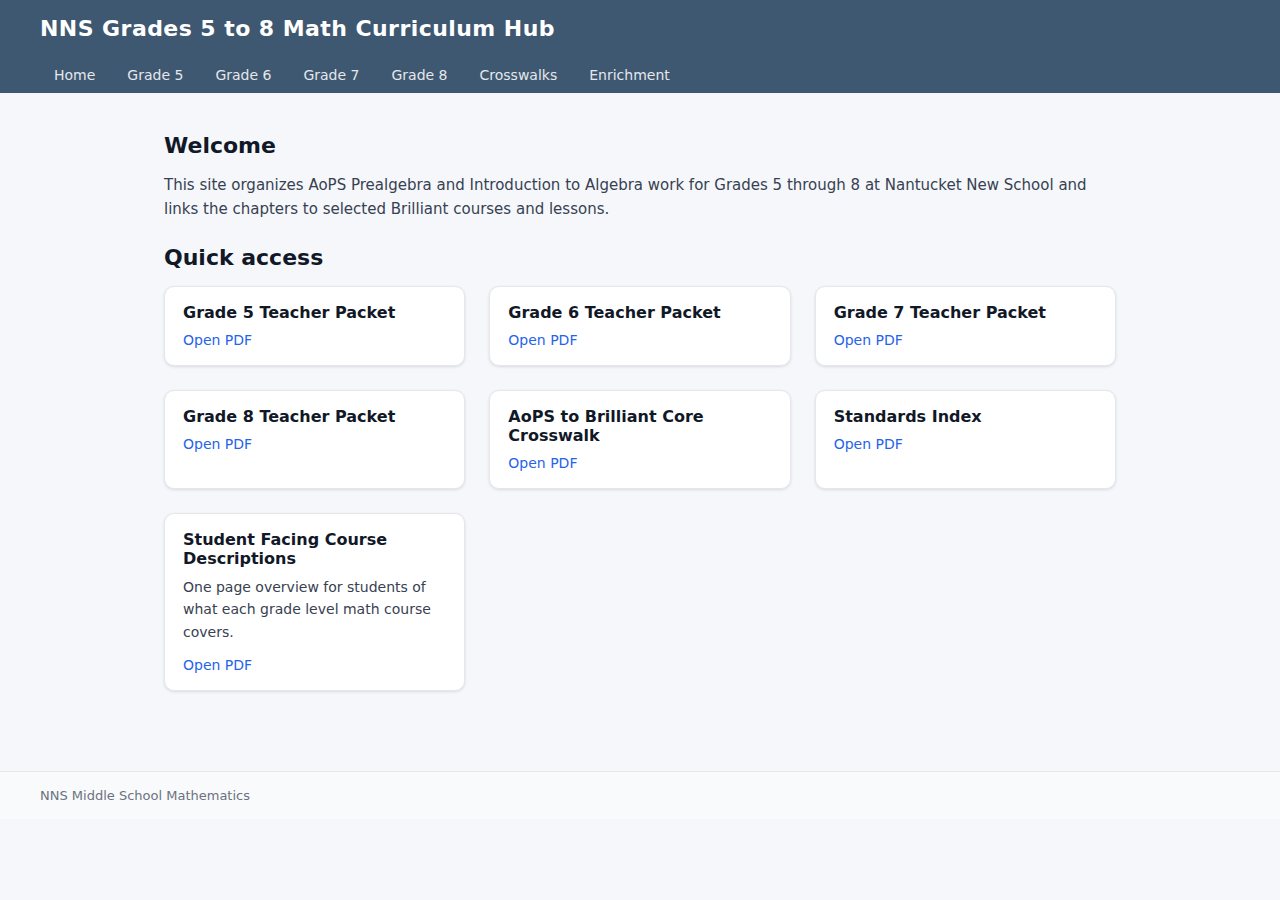
<file: index.html>
<!DOCTYPE html>
<html lang="en">
<head>
  <meta charset="UTF-8">
  <title>NNS AoPS and Brilliant Curriculum Hub</title>
  <link rel="stylesheet" href="css/style.css">
</head>
<body>
  <header>
    <h1>NNS Grades 5 to 8 Math Curriculum Hub</h1>
  </header>

  <nav>
    <ul>
      <li><a href="index.html">Home</a></li>
      <li><a href="grade5.html">Grade 5</a></li>
      <li><a href="grade6.html">Grade 6</a></li>
      <li><a href="grade7.html">Grade 7</a></li>
      <li><a href="grade8.html">Grade 8</a></li>
      <li><a href="crosswalks.html">Crosswalks</a></li>
      <li><a href="enrichment.html">Enrichment</a></li>
    </ul>
  </nav>

  <main>
    <h2>Welcome</h2>
    <p>
      This site organizes AoPS Prealgebra and Introduction to Algebra work for Grades 5
      through 8 at Nantucket New School and links the chapters to selected Brilliant
      courses and lessons.
    </p>

    <h2>Quick access</h2>
    <div class="card-grid">

      <div class="card">
        <h3>Grade 5 Teacher Packet</h3>
        <a href="pdf/Grade_5_Teacher_Packet.pdf" target="_blank" rel="noopener noreferrer">Open PDF</a>
      </div>

      <div class="card">
        <h3>Grade 6 Teacher Packet</h3>
        <a href="pdf/Grade_6_Teacher_Packet.pdf" target="_blank" rel="noopener noreferrer">Open PDF</a>
      </div>

      <div class="card">
        <h3>Grade 7 Teacher Packet</h3>
        <a href="pdf/Grade_7_Teacher_Packet.pdf" target="_blank" rel="noopener noreferrer">Open PDF</a>
      </div>

      <div class="card">
        <h3>Grade 8 Teacher Packet</h3>
        <a href="pdf/Grade_8_Teacher_Packet.pdf" target="_blank" rel="noopener noreferrer">Open PDF</a>
      </div>

      <div class="card">
        <h3>AoPS to Brilliant Core Crosswalk</h3>
        <a href="pdf/AoPS___Brilliant_Core_Crosswalk.pdf" target="_blank" rel="noopener noreferrer">Open PDF</a>
      </div>

      <div class="card">
        <h3>Standards Index</h3>
        <a href="pdf/Standards_Index.pdf" target="_blank" rel="noopener noreferrer">Open PDF</a>
      </div>

      <div class="card">
        <h3>Student Facing Course Descriptions</h3>
        <p>One page overview for students of what each grade level math course covers.</p>
        <a href="pdf/Student_Facing_Course_Descriptions.pdf" target="_blank" rel="noopener noreferrer">
          Open PDF
        </a>
      </div>

    </div>
  </main>

  <footer>
    NNS Middle School Mathematics
  </footer>
</body>
</html>
</file>
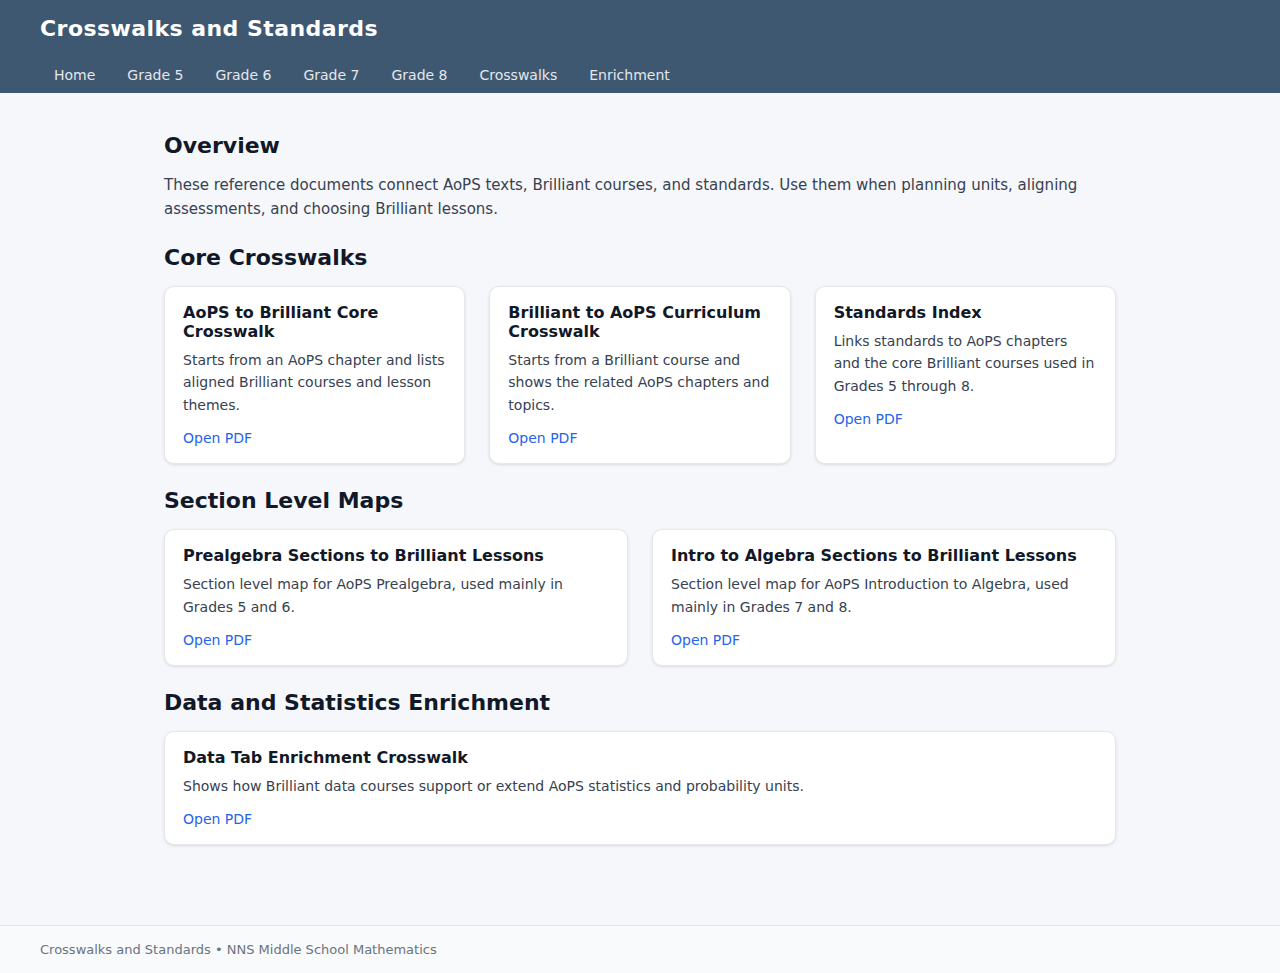
<file: crosswalks.html>
<!DOCTYPE html>
<html lang="en">
<head>
  <meta charset="UTF-8">
  <title>Crosswalks and Standards • NNS AoPS and Brilliant</title>
  <link rel="stylesheet" href="css/style.css">
</head>
<body>
  <header>
    <h1>Crosswalks and Standards</h1>
  </header>

  <nav>
    <ul>
      <li><a href="index.html">Home</a></li>
      <li><a href="grade5.html">Grade 5</a></li>
      <li><a href="grade6.html">Grade 6</a></li>
      <li><a href="grade7.html">Grade 7</a></li>
      <li><a href="grade8.html">Grade 8</a></li>
      <li><a href="crosswalks.html">Crosswalks</a></li>
      <li><a href="enrichment.html">Enrichment</a></li>
    </ul>
  </nav>

  <main>
    <h2>Overview</h2>
    <p>
      These reference documents connect AoPS texts, Brilliant courses, and standards.
      Use them when planning units, aligning assessments, and choosing Brilliant lessons.
    </p>

    <h2>Core Crosswalks</h2>
    <div class="card-grid">
      <div class="card">
        <h3>AoPS to Brilliant Core Crosswalk</h3>
        <p>Starts from an AoPS chapter and lists aligned Brilliant courses and lesson themes.</p>
        <a href="pdf/AoPS___Brilliant_Core_Crosswalk.pdf">Open PDF</a>
      </div>

      <div class="card">
        <h3>Brilliant to AoPS Curriculum Crosswalk</h3>
        <p>Starts from a Brilliant course and shows the related AoPS chapters and topics.</p>
        <a href="pdf/Brilliant___AoPS_Curriculum_Crosswalk.pdf">Open PDF</a>
      </div>

      <div class="card">
        <h3>Standards Index</h3>
        <p>Links standards to AoPS chapters and the core Brilliant courses used in Grades 5 through 8.</p>
        <a href="pdf/Standards_Index.pdf">Open PDF</a>
      </div>
    </div>

    <h2>Section Level Maps</h2>
    <div class="card-grid">
      <div class="card">
        <h3>Prealgebra Sections to Brilliant Lessons</h3>
        <p>Section level map for AoPS Prealgebra, used mainly in Grades 5 and 6.</p>
        <a href="pdf/AoPS_Prealgebra_section_to_Brilliant_lessons.pdf">Open PDF</a>
      </div>

      <div class="card">
        <h3>Intro to Algebra Sections to Brilliant Lessons</h3>
        <p>Section level map for AoPS Introduction to Algebra, used mainly in Grades 7 and 8.</p>
        <a href="pdf/AoPS_Introduction_to_Algebra_section_to_Brilliant_lessons.pdf">Open PDF</a>
      </div>
    </div>

    <h2>Data and Statistics Enrichment</h2>
    <div class="card-grid">
      <div class="card">
        <h3>Data Tab Enrichment Crosswalk</h3>
        <p>Shows how Brilliant data courses support or extend AoPS statistics and probability units.</p>
        <a href="pdf/Brilliant_Data_Tab___AoPS_Enrichment_Crosswalk.pdf">Open PDF</a>
      </div>
    </div>
  </main>

  <footer>
    Crosswalks and Standards • NNS Middle School Mathematics
  </footer>
</body>
</html>
</file>
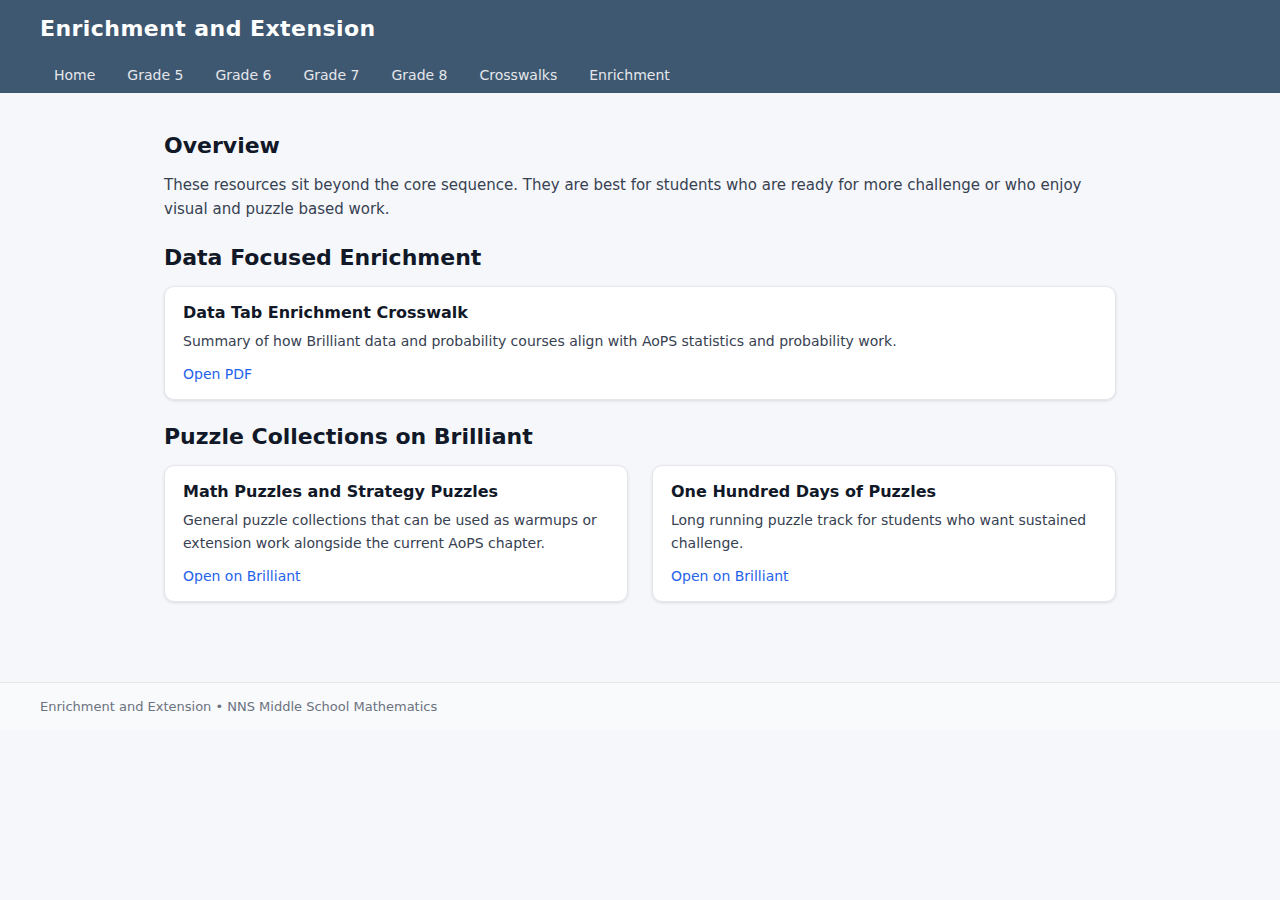
<file: enrichment.html>
<!DOCTYPE html>
<html lang="en">
<head>
  <meta charset="UTF-8">
  <title>Enrichment • NNS AoPS and Brilliant</title>
  <link rel="stylesheet" href="css/style.css">
</head>
<body>
  <header>
    <h1>Enrichment and Extension</h1>
  </header>

  <nav>
    <ul>
      <li><a href="index.html">Home</a></li>
      <li><a href="grade5.html">Grade 5</a></li>
      <li><a href="grade6.html">Grade 6</a></li>
      <li><a href="grade7.html">Grade 7</a></li>
      <li><a href="grade8.html">Grade 8</a></li>
      <li><a href="crosswalks.html">Crosswalks</a></li>
      <li><a href="enrichment.html">Enrichment</a></li>
    </ul>
  </nav>

  <main>
    <h2>Overview</h2>
    <p>
      These resources sit beyond the core sequence. They are best for students who
      are ready for more challenge or who enjoy visual and puzzle based work.
    </p>

    <h2>Data Focused Enrichment</h2>
    <div class="card-grid">
      <div class="card">
        <h3>Data Tab Enrichment Crosswalk</h3>
        <p>
          Summary of how Brilliant data and probability courses align with AoPS
          statistics and probability work.
        </p>
        <a href="pdf/Brilliant_Data_Tab___AoPS_Enrichment_Crosswalk.pdf"
           target="_blank" rel="noopener noreferrer">
          Open PDF
        </a>
      </div>
    </div>

    <h2>Puzzle Collections on Brilliant</h2>
    <div class="card-grid">
      <div class="card">
        <h3>Math Puzzles and Strategy Puzzles</h3>
        <p>
          General puzzle collections that can be used as warmups or extension
          work alongside the current AoPS chapter.
        </p>
        <a href="https://brilliant.org" target="_blank" rel="noopener noreferrer">
          Open on Brilliant
        </a>
      </div>

      <div class="card">
        <h3>One Hundred Days of Puzzles</h3>
        <p>
          Long running puzzle track for students who want sustained challenge.
        </p>
        <a href="https://brilliant.org" target="_blank" rel="noopener noreferrer">
          Open on Brilliant
        </a>
      </div>
    </div>
  </main>

  <footer>
    Enrichment and Extension • NNS Middle School Mathematics
  </footer>
</body>
</html>
</file>
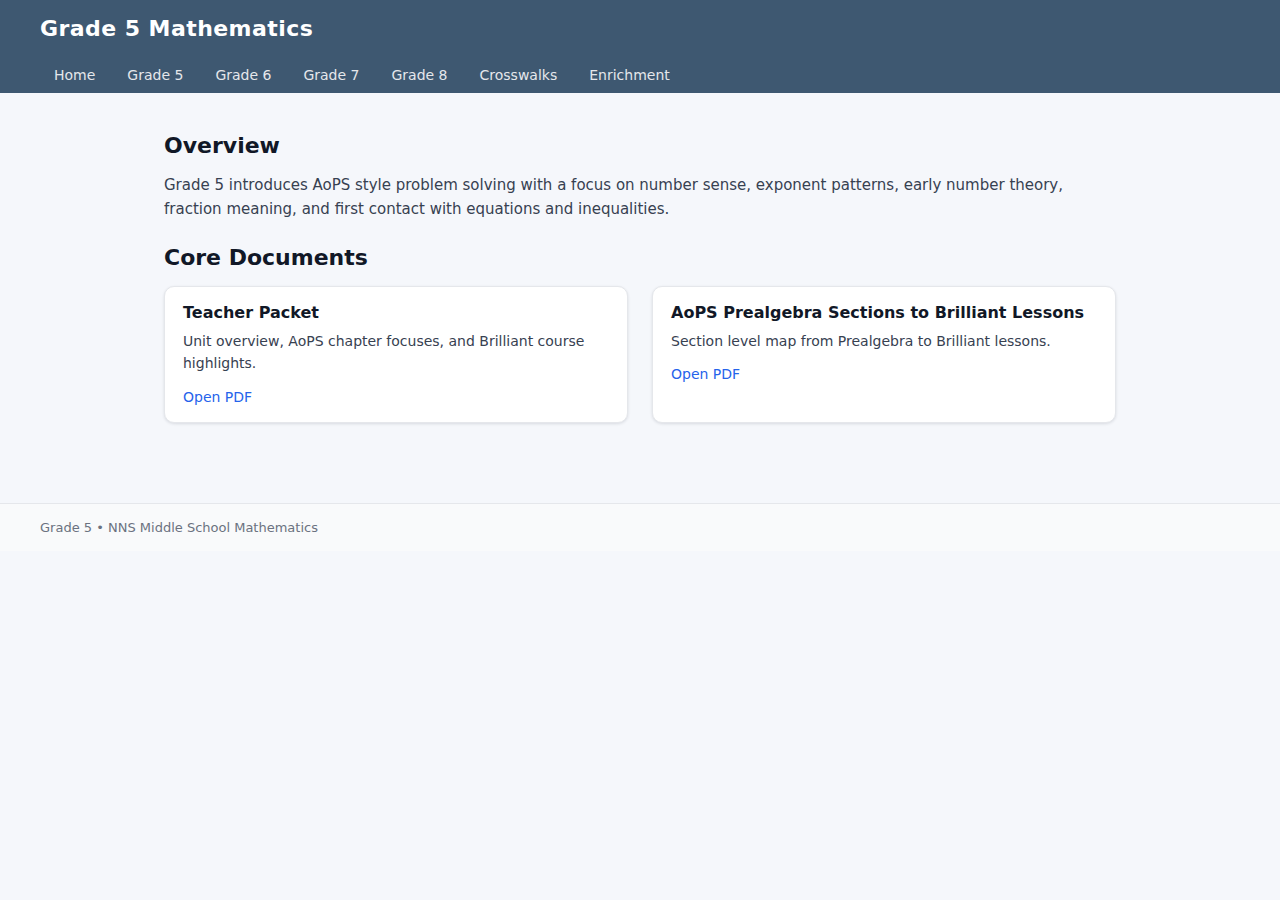
<file: grade5.html>
<!DOCTYPE html>
<html lang="en">
<head>
  <meta charset="UTF-8">
  <title>Grade 5 Math • NNS AoPS and Brilliant</title>
  <link rel="stylesheet" href="css/style.css">
</head>
<body>
  <header>
    <h1>Grade 5 Mathematics</h1>
  </header>

  <nav>
    <ul>
      <li><a href="index.html">Home</a></li>
      <li><a href="grade5.html">Grade 5</a></li>
      <li><a href="grade6.html">Grade 6</a></li>
      <li><a href="grade7.html">Grade 7</a></li>
      <li><a href="grade8.html">Grade 8</a></li>
      <li><a href="crosswalks.html">Crosswalks</a></li>
      <li><a href="enrichment.html">Enrichment</a></li>
    </ul>
  </nav>

  <main>
    <h2>Overview</h2>
    <p>
      Grade 5 introduces AoPS style problem solving with a focus on number sense,
      exponent patterns, early number theory, fraction meaning, and first contact
      with equations and inequalities.
    </p>

    <h2>Core Documents</h2>
    <div class="card-grid">
      <div class="card">
        <h3>Teacher Packet</h3>
        <p>Unit overview, AoPS chapter focuses, and Brilliant course highlights.</p>
        <a href="pdf/Grade_5_Teacher_Packet.pdf">Open PDF</a>
      </div>
      <div class="card">
        <h3>AoPS Prealgebra Sections to Brilliant Lessons</h3>
        <p>Section level map from Prealgebra to Brilliant lessons.</p>
        <a href="pdf/Prealgebra_Sections_to_Brilliant.pdf">Open PDF</a>
      </div>
    </div>
  </main>

  <footer>
    Grade 5 • NNS Middle School Mathematics
  </footer>
</body>
</html>
</file>
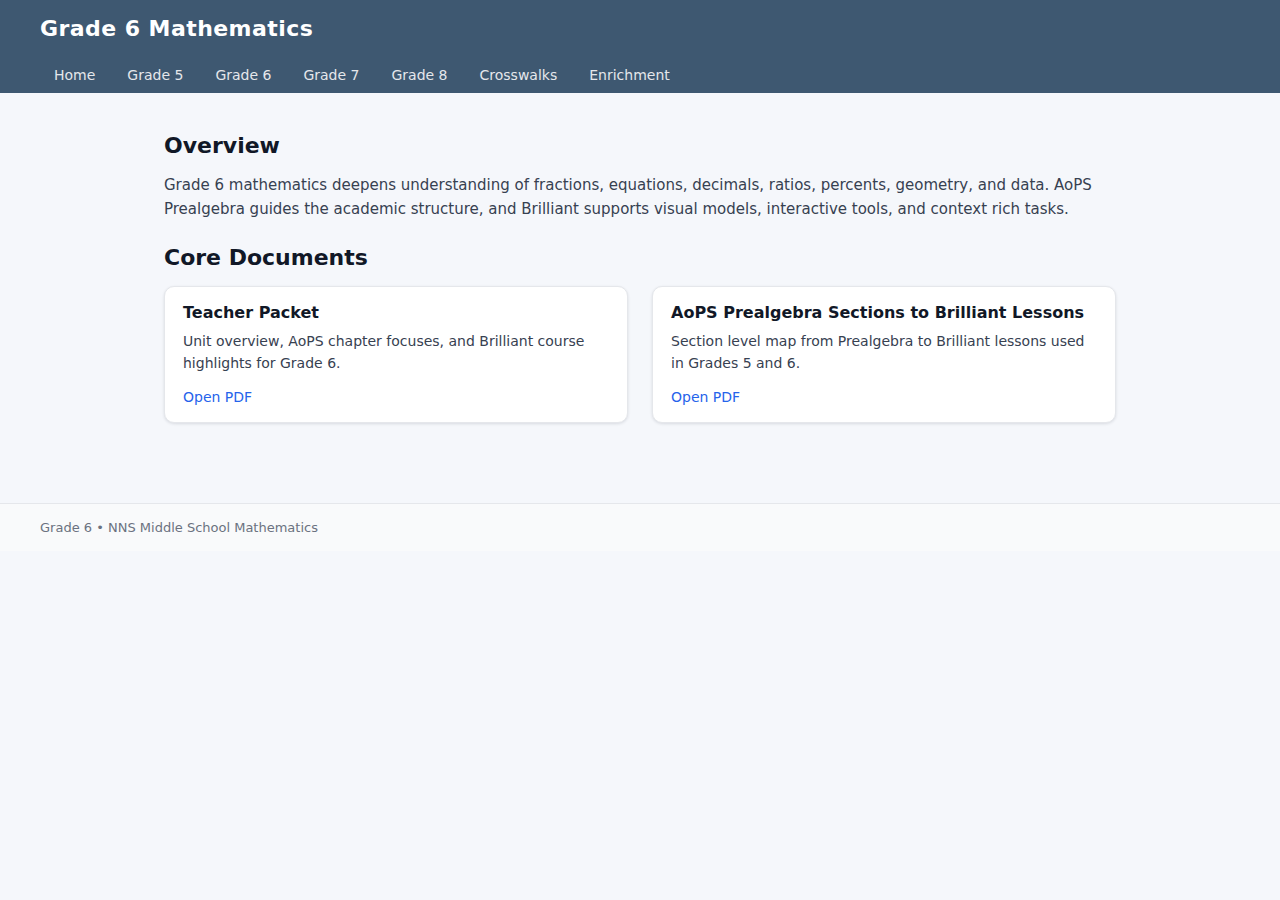
<file: grade6.html>
<!DOCTYPE html>
<html lang="en">
<head>
  <meta charset="UTF-8">
  <title>Grade 6 Math • NNS AoPS and Brilliant</title>
  <link rel="stylesheet" href="css/style.css">
</head>
<body>
  <header>
    <h1>Grade 6 Mathematics</h1>
  </header>

  <nav>
    <ul>
      <li><a href="index.html">Home</a></li>
      <li><a href="grade5.html">Grade 5</a></li>
      <li><a href="grade6.html">Grade 6</a></li>
      <li><a href="grade7.html">Grade 7</a></li>
      <li><a href="grade8.html">Grade 8</a></li>
      <li><a href="crosswalks.html">Crosswalks</a></li>
      <li><a href="enrichment.html">Enrichment</a></li>
    </ul>
  </nav>

  <main>
    <h2>Overview</h2>
    <p>
      Grade 6 mathematics deepens understanding of fractions, equations, decimals,
      ratios, percents, geometry, and data. AoPS Prealgebra guides the academic
      structure, and Brilliant supports visual models, interactive tools, and
      context rich tasks.
    </p>

    <h2>Core Documents</h2>
    <div class="card-grid">
      <div class="card">
        <h3>Teacher Packet</h3>
        <p>Unit overview, AoPS chapter focuses, and Brilliant course highlights for Grade 6.</p>
        <a href="pdf/Grade_6_Teacher_Packet.pdf">Open PDF</a>
      </div>
      <div class="card">
        <h3>AoPS Prealgebra Sections to Brilliant Lessons</h3>
        <p>Section level map from Prealgebra to Brilliant lessons used in Grades 5 and 6.</p>
        <a href="pdf/Prealgebra_Sections_to_Brilliant.pdf">Open PDF</a>
      </div>
    </div>
  </main>

  <footer>
    Grade 6 • NNS Middle School Mathematics
  </footer>
</body>
</html>
</file>
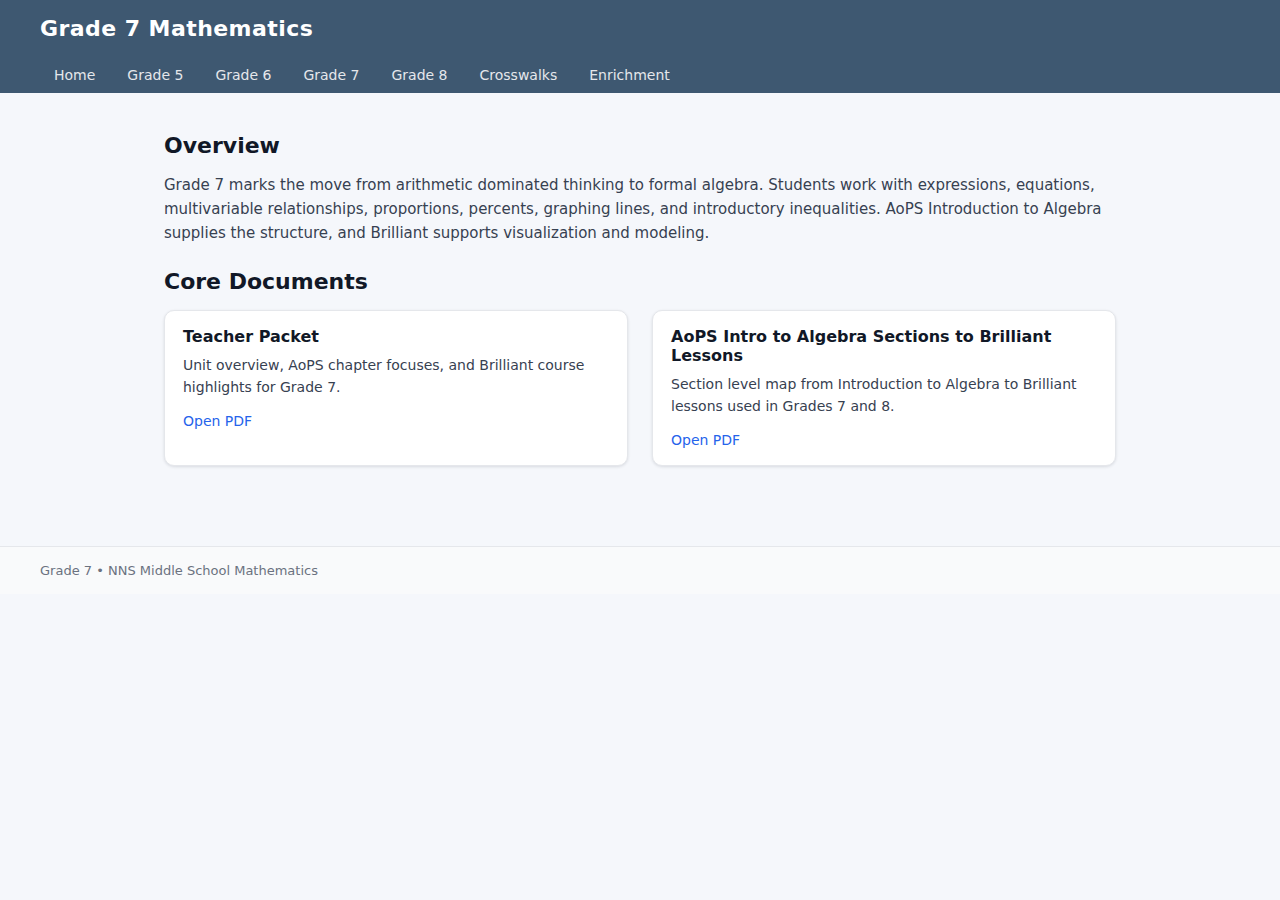
<file: grade7.html>
<!DOCTYPE html>
<html lang="en">
<head>
  <meta charset="UTF-8">
  <title>Grade 7 Math • NNS AoPS and Brilliant</title>
  <link rel="stylesheet" href="css/style.css">
</head>
<body>
  <header>
    <h1>Grade 7 Mathematics</h1>
  </header>

  <nav>
    <ul>
      <li><a href="index.html">Home</a></li>
      <li><a href="grade5.html">Grade 5</a></li>
      <li><a href="grade6.html">Grade 6</a></li>
      <li><a href="grade7.html">Grade 7</a></li>
      <li><a href="grade8.html">Grade 8</a></li>
      <li><a href="crosswalks.html">Crosswalks</a></li>
      <li><a href="enrichment.html">Enrichment</a></li>
    </ul>
  </nav>

  <main>
    <h2>Overview</h2>
    <p>
      Grade 7 marks the move from arithmetic dominated thinking to formal algebra.
      Students work with expressions, equations, multivariable relationships,
      proportions, percents, graphing lines, and introductory inequalities.
      AoPS Introduction to Algebra supplies the structure, and Brilliant supports
      visualization and modeling.
    </p>

    <h2>Core Documents</h2>
    <div class="card-grid">
      <div class="card">
        <h3>Teacher Packet</h3>
        <p>Unit overview, AoPS chapter focuses, and Brilliant course highlights for Grade 7.</p>
        <a href="pdf/Grade_7_Teacher_Packet.pdf">Open PDF</a>
      </div>
      <div class="card">
        <h3>AoPS Intro to Algebra Sections to Brilliant Lessons</h3>
        <p>Section level map from Introduction to Algebra to Brilliant lessons used in Grades 7 and 8.</p>
        <a href="pdf/Intro_Algebra_Sections_to_Brilliant.pdf">Open PDF</a>
      </div>
    </div>
  </main>

  <footer>
    Grade 7 • NNS Middle School Mathematics
  </footer>
</body>
</html>
</file>
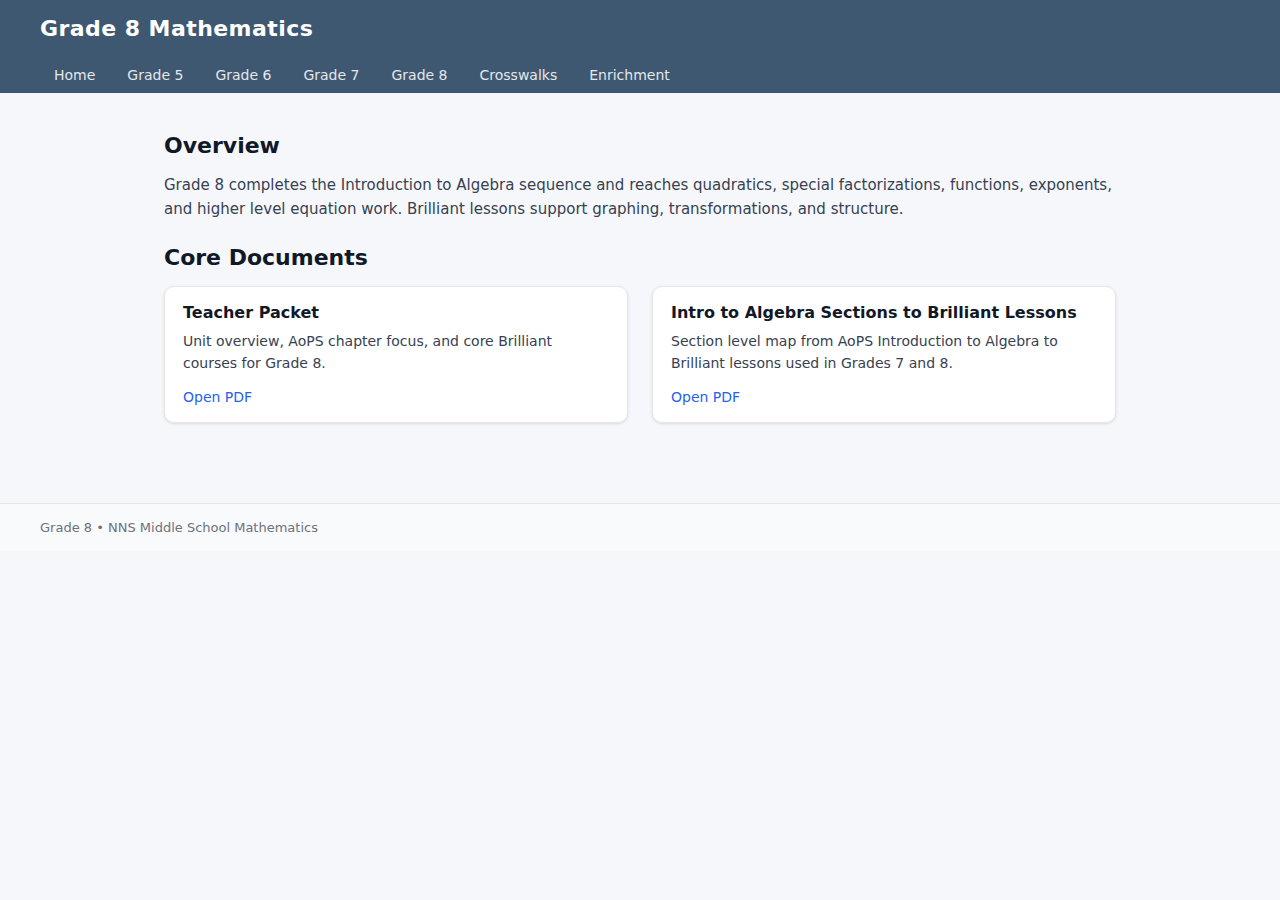
<file: grade8.html>
<!DOCTYPE html>
<html lang="en">
<head>
  <meta charset="UTF-8">
  <title>Grade 8 Math • NNS AoPS and Brilliant</title>
  <link rel="stylesheet" href="css/style.css">
</head>
<body>
  <header>
    <h1>Grade 8 Mathematics</h1>
  </header>

  <nav>
    <ul>
      <li><a href="index.html">Home</a></li>
      <li><a href="grade5.html">Grade 5</a></li>
      <li><a href="grade6.html">Grade 6</a></li>
      <li><a href="grade7.html">Grade 7</a></li>
      <li><a href="grade8.html">Grade 8</a></li>
      <li><a href="crosswalks.html">Crosswalks</a></li>
      <li><a href="enrichment.html">Enrichment</a></li>
    </ul>
  </nav>

  <main>
    <h2>Overview</h2>
    <p>
      Grade 8 completes the Introduction to Algebra sequence and reaches quadratics,
      special factorizations, functions, exponents, and higher level equation work.
      Brilliant lessons support graphing, transformations, and structure.
    </p>

    <h2>Core Documents</h2>
    <div class="card-grid">
      <div class="card">
        <h3>Teacher Packet</h3>
        <p>Unit overview, AoPS chapter focus, and core Brilliant courses for Grade 8.</p>
        <a href="pdf/Grade_8_Teacher_Packet.pdf" target="_blank" rel="noopener noreferrer">Open PDF</a>
      </div>

      <div class="card">
        <h3>Intro to Algebra Sections to Brilliant Lessons</h3>
        <p>Section level map from AoPS Introduction to Algebra to Brilliant lessons used in Grades 7 and 8.</p>
        <a href="pdf/AoPS_Introduction_to_Algebra_section_to_Brilliant_lessons.pdf"
           target="_blank" rel="noopener noreferrer">
          Open PDF
        </a>
      </div>
    </div>
  </main>

  <footer>
    Grade 8 • NNS Middle School Mathematics
  </footer>
</body>
</html>
</file>
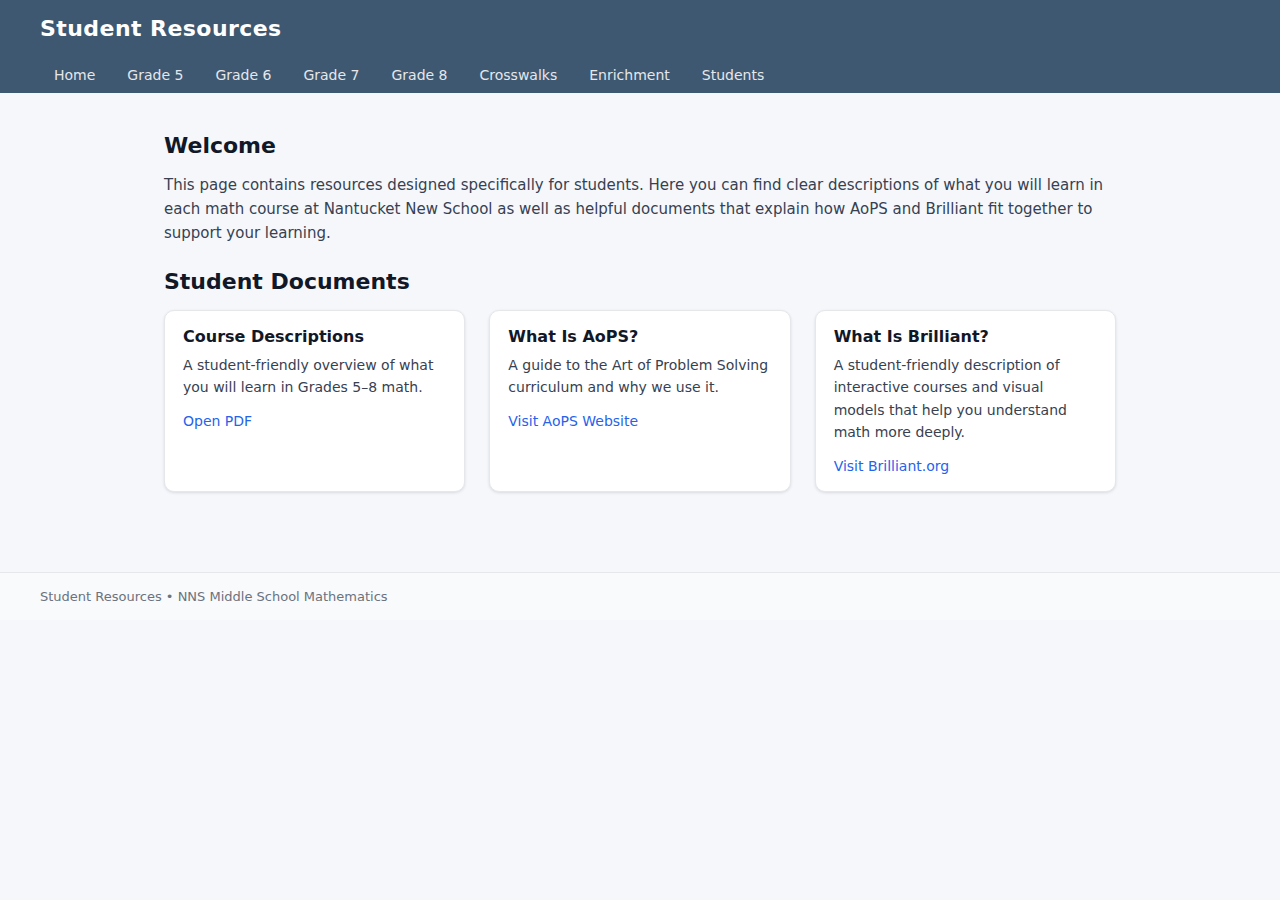
<file: student.html>
<!DOCTYPE html>
<html lang="en">
<head>
  <meta charset="UTF-8">
  <title>Student Resources • NNS Mathematics</title>
  <link rel="stylesheet" href="css/style.css">
</head>
<body>

  <header>
    <h1>Student Resources</h1>
  </header>

  <nav>
    <ul>
      <li><a href="index.html">Home</a></li>
      <li><a href="grade5.html">Grade 5</a></li>
      <li><a href="grade6.html">Grade 6</a></li>
      <li><a href="grade7.html">Grade 7</a></li>
      <li><a href="grade8.html">Grade 8</a></li>
      <li><a href="crosswalks.html">Crosswalks</a></li>
      <li><a href="enrichment.html">Enrichment</a></li>
      <li><a href="student.html">Students</a></li>
    </ul>
  </nav>

  <main>
    <h2>Welcome</h2>
    <p>
      This page contains resources designed specifically for students. Here you can find
      clear descriptions of what you will learn in each math course at Nantucket New School
      as well as helpful documents that explain how AoPS and Brilliant fit together to support
      your learning.
    </p>

    <h2>Student Documents</h2>
    <div class="card-grid">

      <div class="card">
        <h3>Course Descriptions</h3>
        <p>
          A student-friendly overview of what you will learn in Grades 5–8 math.
        </p>
        <a href="pdf/Student_Facing_Course_Descriptions.pdf"
           target="_blank" rel="noopener noreferrer">
          Open PDF
        </a>
      </div>

      <div class="card">
        <h3>What Is AoPS?</h3>
        <p>
          A guide to the Art of Problem Solving curriculum and why we use it.
        </p>
        <a href="https://artofproblemsolving.com/" target="_blank" rel="noopener noreferrer">
          Visit AoPS Website
        </a>
      </div>

      <div class="card">
        <h3>What Is Brilliant?</h3>
        <p>
          A student-friendly description of interactive courses and visual models that help
          you understand math more deeply.
        </p>
        <a href="https://brilliant.org" target="_blank" rel="noopener noreferrer">
          Visit Brilliant.org
        </a>
      </div>

    </div>
  </main>

  <footer>
    Student Resources • NNS Middle School Mathematics
  </footer>

</body>
</html>
</file>
<file: css/style.css>
/* Global */

* {
  box-sizing: border-box;
}

body {
  margin: 0;
  font-family: system-ui, -apple-system, BlinkMacSystemFont, "Segoe UI", sans-serif;
  background-color: #f5f7fb;
  color: #111827;
}

a {
  color: #2563eb;
  text-decoration: none;
}

a:hover,
a:focus {
  text-decoration: underline;
}

/* Header and navigation */

header {
  background-color: #3e5871;      /* NNS blue */
  color: #ffffff;
  padding: 16px 40px;
  box-shadow: 0 2px 6px rgba(15, 23, 42, 0.25);
}

header h1 {
  margin: 0;
  font-size: 22px;
  letter-spacing: 0.02em;
  font-weight: 600;
}

nav {
  background-color: #3e5871;
}

nav ul {
  list-style: none;
  margin: 0;
  padding: 0 40px;
  display: flex;
  gap: 4px;
}

nav ul li {
  margin: 0;
}

nav ul li a {
  display: block;
  padding: 10px 14px;
  font-size: 14px;
  color: #e5e7eb;
  border-radius: 4px;
  transition: background-color 0.15s ease, color 0.15s ease;
}

nav ul li a:hover,
nav ul li a:focus,
nav ul li a.active {
  background-color: #506a83;      /* lighter NNS blue */
  color: #ffffff;
}

/* Main layout */

main {
  max-width: 1000px;
  margin: 40px auto 80px;
  padding: 0 24px;
}

h2 {
  font-size: 22px;
  margin: 24px 0 8px;
  color: #111827;
}

h3 {
  color: #111827;
}

p {
  font-size: 15px;
  line-height: 1.6;
  color: #374151;
}

/* Cards */

.card-grid {
  display: grid;
  grid-template-columns: repeat(auto-fit, minmax(230px, 1fr));
  gap: 24px;
  margin-top: 16px;
}

.card {
  background-color: #ffffff;
  border-radius: 10px;
  padding: 16px 18px;
  border: 1px solid #e5e7eb;
  box-shadow: 0 1px 3px rgba(15, 23, 42, 0.12);
  transition:
    transform 0.12s ease,
    box-shadow 0.12s ease,
    border-color 0.12s ease;
}

.card h3 {
  margin: 0 0 8px;
  font-size: 16px;
  font-weight: 600;
}

.card p {
  margin: 0 0 12px;
  font-size: 14px;
}

.card a {
  font-size: 14px;
  font-weight: 500;
}

.card:hover {
  transform: translateY(-2px);
  border-color: #3e5871;
  box-shadow: 0 6px 16px rgba(15, 23, 42, 0.18);
}

/* Footer */

footer {
  border-top: 1px solid #e5e7eb;
  padding: 16px 40px;
  font-size: 13px;
  color: #6b7280;
  background-color: #f9fafb;
}

/* Small screens */

@media (max-width: 640px) {
  header {
    padding: 12px 16px;
  }

  nav ul {
    padding: 0 16px 8px;
    flex-wrap: wrap;
    row-gap: 6px;
  }

  main {
    margin-top: 24px;
    padding: 0 16px;
  }
}
</file>
